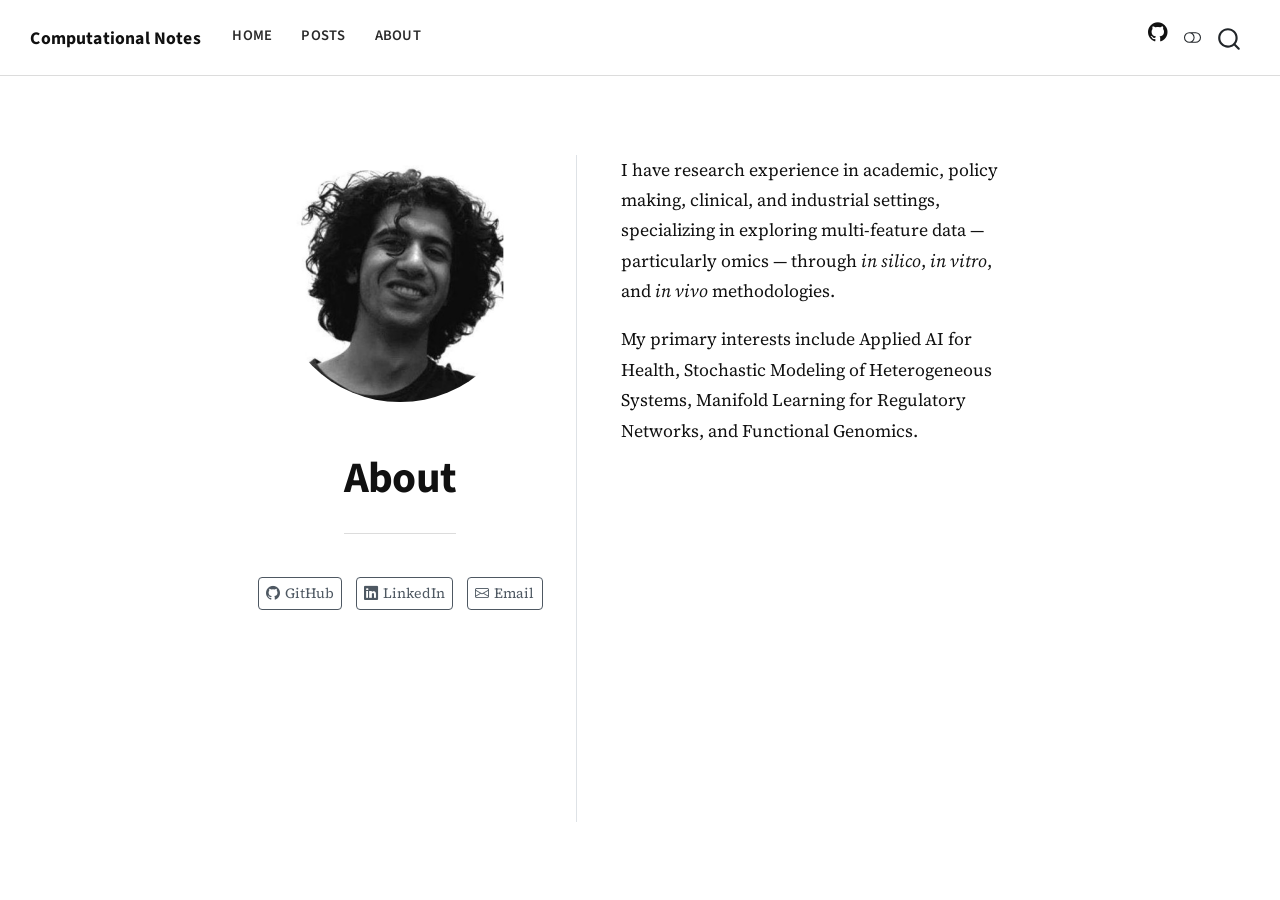
<file: docs/about.html>
<!DOCTYPE html>
<html xmlns="http://www.w3.org/1999/xhtml" lang="en" xml:lang="en"><head>

<meta charset="utf-8">
<meta name="generator" content="quarto-1.9.37">

<meta name="viewport" content="width=device-width, initial-scale=1.0, user-scalable=yes">


<title>About – Computational Notes</title>
<style>
/* Default styles provided by pandoc.
** See https://pandoc.org/MANUAL.html#variables-for-html for config info.
*/
code{white-space: pre-wrap;}
span.smallcaps{font-variant: small-caps;}
div.columns{display: flex; gap: min(4vw, 1.5em);}
div.column{flex: auto; overflow-x: auto;}
div.hanging-indent{margin-left: 1.5em; text-indent: -1.5em;}
ul.task-list{list-style: none;}
ul.task-list li input[type="checkbox"] {
  width: 0.8em;
  margin: 0 0.8em 0.2em -1em; /* quarto-specific, see https://github.com/quarto-dev/quarto-cli/issues/4556 */ 
  vertical-align: middle;
}
</style>


<script src="site_libs/quarto-nav/quarto-nav.js"></script>
<script src="site_libs/quarto-nav/headroom.min.js"></script>
<script src="site_libs/clipboard/clipboard.min.js"></script>
<script src="site_libs/quarto-search/autocomplete.umd.js"></script>
<script src="site_libs/quarto-search/fuse.min.js"></script>
<script src="site_libs/quarto-search/quarto-search.js"></script>
<meta name="quarto:offset" content="./">
<script src="site_libs/quarto-html/quarto.js" type="module"></script>
<script src="site_libs/quarto-html/tabsets/tabsets.js" type="module"></script>
<script src="site_libs/quarto-html/popper.min.js"></script>
<script src="site_libs/quarto-html/tippy.umd.min.js"></script>
<link href="site_libs/quarto-html/tippy.css" rel="stylesheet">
<link href="site_libs/quarto-html/quarto-syntax-highlighting-7f8f88aac4f3542376d5c11b86a4c14d.css" rel="stylesheet" class="quarto-color-scheme" id="quarto-text-highlighting-styles">
<link href="site_libs/quarto-html/quarto-syntax-highlighting-dark-d0ae9245876894da5ac7e18953ecc5cc.css" rel="stylesheet" class="quarto-color-scheme quarto-color-alternate" id="quarto-text-highlighting-styles">
<link href="site_libs/quarto-html/quarto-syntax-highlighting-7f8f88aac4f3542376d5c11b86a4c14d.css" rel="stylesheet" class="quarto-color-scheme-extra" id="quarto-text-highlighting-styles">
<script src="site_libs/bootstrap/bootstrap.min.js"></script>
<link href="site_libs/bootstrap/bootstrap-icons.css" rel="stylesheet">
<link href="site_libs/bootstrap/bootstrap-2ea02dab4c0b80d2d61b18f4a0100e81.min.css" rel="stylesheet" append-hash="true" class="quarto-color-scheme" id="quarto-bootstrap" data-mode="light">
<link href="site_libs/bootstrap/bootstrap-dark-91c4e3a32ec884958f97f042e1ee464c.min.css" rel="stylesheet" append-hash="true" class="quarto-color-scheme quarto-color-alternate" id="quarto-bootstrap" data-mode="dark">
<link href="site_libs/bootstrap/bootstrap-2ea02dab4c0b80d2d61b18f4a0100e81.min.css" rel="stylesheet" append-hash="true" class="quarto-color-scheme-extra" id="quarto-bootstrap" data-mode="light">
<script id="quarto-search-options" type="application/json">{
  "location": "navbar",
  "copy-button": true,
  "collapse-after": 3,
  "panel-placement": "end",
  "type": "overlay",
  "limit": 50,
  "keyboard-shortcut": [
    "f",
    "/",
    "s"
  ],
  "language": {
    "search-no-results-text": "No results",
    "search-matching-documents-text": "matching documents",
    "search-copy-link-title": "Copy link to search",
    "search-hide-matches-text": "Hide additional matches",
    "search-more-match-text": "more match in this document",
    "search-more-matches-text": "more matches in this document",
    "search-clear-button-title": "Clear",
    "search-text-placeholder": "",
    "search-detached-cancel-button-title": "Cancel",
    "search-submit-button-title": "Submit",
    "search-label": "Search"
  }
}</script>
<style>html{ scroll-behavior: smooth; }</style>


<link rel="stylesheet" href="styles.css">
<meta property="og:title" content="About – Computational Notes">
<meta property="og:description" content="Computational biology notes by Eli Niktab — graph neural networks, genome assembly, deep learning on long-read data.">
<meta property="og:site_name" content="Computational Notes">
<meta name="twitter:title" content="About – Computational Notes">
<meta name="twitter:description" content="Computational biology notes by Eli Niktab — graph neural networks, genome assembly, deep learning on long-read data.">
<meta name="twitter:creator" content="@eliniktab">
<meta name="twitter:site" content="@eliniktab">
<meta name="twitter:card" content="summary_large_image">
</head>

<body class="nav-fixed fullcontent quarto-light"><script id="quarto-html-before-body" type="application/javascript">
    const toggleBodyColorMode = (bsSheetEl) => {
      const mode = bsSheetEl.getAttribute("data-mode");
      const bodyEl = window.document.querySelector("body");
      if (mode === "dark") {
        bodyEl.classList.add("quarto-dark");
        bodyEl.classList.remove("quarto-light");
      } else {
        bodyEl.classList.add("quarto-light");
        bodyEl.classList.remove("quarto-dark");
      }
    }
    const toggleBodyColorPrimary = () => {
      const bsSheetEl = window.document.querySelector("link#quarto-bootstrap:not([rel=disabled-stylesheet])");
      if (bsSheetEl) {
        toggleBodyColorMode(bsSheetEl);
      }
    }
    const setColorSchemeToggle = (alternate) => {
      const toggles = window.document.querySelectorAll('.quarto-color-scheme-toggle');
      for (let i=0; i < toggles.length; i++) {
        const toggle = toggles[i];
        if (toggle) {
          if (alternate) {
            toggle.classList.add("alternate");
          } else {
            toggle.classList.remove("alternate");
          }
        }
      }
    };
    const toggleColorMode = (alternate) => {
      // Switch the stylesheets
      const primaryStylesheets = window.document.querySelectorAll('link.quarto-color-scheme:not(.quarto-color-alternate)');
      const alternateStylesheets = window.document.querySelectorAll('link.quarto-color-scheme.quarto-color-alternate');
      manageTransitions('#quarto-margin-sidebar .nav-link', false);
      if (alternate) {
        // note: dark is layered on light, we don't disable primary!
        enableStylesheet(alternateStylesheets);
        for (const sheetNode of alternateStylesheets) {
          if (sheetNode.id === "quarto-bootstrap") {
            toggleBodyColorMode(sheetNode);
          }
        }
      } else {
        disableStylesheet(alternateStylesheets);
        enableStylesheet(primaryStylesheets)
        toggleBodyColorPrimary();
      }
      manageTransitions('#quarto-margin-sidebar .nav-link', true);
      // Switch the toggles
      setColorSchemeToggle(alternate)
      // Hack to workaround the fact that safari doesn't
      // properly recolor the scrollbar when toggling (#1455)
      if (navigator.userAgent.indexOf('Safari') > 0 && navigator.userAgent.indexOf('Chrome') == -1) {
        manageTransitions("body", false);
        window.scrollTo(0, 1);
        setTimeout(() => {
          window.scrollTo(0, 0);
          manageTransitions("body", true);
        }, 40);
      }
    }
    const disableStylesheet = (stylesheets) => {
      for (let i=0; i < stylesheets.length; i++) {
        const stylesheet = stylesheets[i];
        stylesheet.rel = 'disabled-stylesheet';
      }
    }
    const enableStylesheet = (stylesheets) => {
      for (let i=0; i < stylesheets.length; i++) {
        const stylesheet = stylesheets[i];
        if(stylesheet.rel !== 'stylesheet') { // for Chrome, which will still FOUC without this check
          stylesheet.rel = 'stylesheet';
        }
      }
    }
    const manageTransitions = (selector, allowTransitions) => {
      const els = window.document.querySelectorAll(selector);
      for (let i=0; i < els.length; i++) {
        const el = els[i];
        if (allowTransitions) {
          el.classList.remove('notransition');
        } else {
          el.classList.add('notransition');
        }
      }
    }
    const isFileUrl = () => {
      return window.location.protocol === 'file:';
    }
    const hasAlternateSentinel = () => {
      let styleSentinel = getColorSchemeSentinel();
      if (styleSentinel !== null) {
        return styleSentinel === "alternate";
      } else {
        return false;
      }
    }
    const setStyleSentinel = (alternate) => {
      const value = alternate ? "alternate" : "default";
      if (!isFileUrl()) {
        window.localStorage.setItem("quarto-color-scheme", value);
      } else {
        localAlternateSentinel = value;
      }
    }
    const getColorSchemeSentinel = () => {
      if (!isFileUrl()) {
        const storageValue = window.localStorage.getItem("quarto-color-scheme");
        return storageValue != null ? storageValue : localAlternateSentinel;
      } else {
        return localAlternateSentinel;
      }
    }
    const toggleGiscusIfUsed = (isAlternate, darkModeDefault) => {
      const baseTheme = document.querySelector('#giscus-base-theme')?.value ?? 'light';
      const alternateTheme = document.querySelector('#giscus-alt-theme')?.value ?? 'dark';
      let newTheme = '';
      if(authorPrefersDark) {
        newTheme = isAlternate ? baseTheme : alternateTheme;
      } else {
        newTheme = isAlternate ? alternateTheme : baseTheme;
      }
      const changeGiscusTheme = () => {
        // From: https://github.com/giscus/giscus/issues/336
        const sendMessage = (message) => {
          const iframe = document.querySelector('iframe.giscus-frame');
          if (!iframe) return;
          iframe.contentWindow.postMessage({ giscus: message }, 'https://giscus.app');
        }
        sendMessage({
          setConfig: {
            theme: newTheme
          }
        });
      }
      const isGiscussLoaded = window.document.querySelector('iframe.giscus-frame') !== null;
      if (isGiscussLoaded) {
        changeGiscusTheme();
      }
    };
    const authorPrefersDark = false;
    const darkModeDefault = authorPrefersDark;
      document.querySelector('link#quarto-text-highlighting-styles.quarto-color-scheme-extra').rel = 'disabled-stylesheet';
      document.querySelector('link#quarto-bootstrap.quarto-color-scheme-extra').rel = 'disabled-stylesheet';
    let localAlternateSentinel = darkModeDefault ? 'alternate' : 'default';
    // Dark / light mode switch
    window.quartoToggleColorScheme = () => {
      // Read the current dark / light value
      let toAlternate = !hasAlternateSentinel();
      toggleColorMode(toAlternate);
      setStyleSentinel(toAlternate);
      toggleGiscusIfUsed(toAlternate, darkModeDefault);
      window.dispatchEvent(new Event('resize'));
    };
    // Switch to dark mode if need be
    if (hasAlternateSentinel()) {
      toggleColorMode(true);
    } else {
      toggleColorMode(false);
    }
  </script>

<div id="quarto-search-results"></div>
  <header id="quarto-header" class="headroom fixed-top">
    <nav class="navbar navbar-expand-lg " data-bs-theme="dark">
      <div class="navbar-container container-fluid">
      <div class="navbar-brand-container mx-auto">
    <a class="navbar-brand" href="./index.html">
    <span class="navbar-title">Computational Notes</span>
    </a>
  </div>
            <div id="quarto-search" class="" title="Search"></div>
          <button class="navbar-toggler" type="button" data-bs-toggle="collapse" data-bs-target="#navbarCollapse" aria-controls="navbarCollapse" role="menu" aria-expanded="false" aria-label="Toggle navigation" onclick="if (window.quartoToggleHeadroom) { window.quartoToggleHeadroom(); }">
  <span class="navbar-toggler-icon"></span>
</button>
          <div class="collapse navbar-collapse" id="navbarCollapse">
            <ul class="navbar-nav navbar-nav-scroll me-auto">
  <li class="nav-item">
    <a class="nav-link" href="./index.html"> 
<span class="menu-text">Home</span></a>
  </li>  
  <li class="nav-item">
    <a class="nav-link" href="./blog.html"> 
<span class="menu-text">Posts</span></a>
  </li>  
  <li class="nav-item">
    <a class="nav-link active" href="./about.html" aria-current="page"> 
<span class="menu-text">About</span></a>
  </li>  
</ul>
            <ul class="navbar-nav navbar-nav-scroll ms-auto">
  <li class="nav-item compact">
    <a class="nav-link" href="https://github.com/eniktab/computational-notes"> <i class="bi bi-github" role="img" aria-label="Star on GitHub">
</i> 
<span class="menu-text"></span></a>
  </li>  
</ul>
          </div> <!-- /navcollapse -->
            <div class="quarto-navbar-tools">
  <a href="" class="quarto-color-scheme-toggle quarto-navigation-tool  px-1" onclick="window.quartoToggleColorScheme(); return false;" title="Toggle dark mode"><i class="bi"></i></a>
</div>
      </div> <!-- /container-fluid -->
    </nav>
</header>
<!-- content -->
<div id="quarto-content" class="quarto-container page-columns page-rows-contents page-layout-article page-navbar">
<!-- sidebar -->
<!-- margin-sidebar -->
    
<!-- main -->
<div class="quarto-about-trestles">
  <div class="about-entity">
    <img src="assets/images/eli-niktab.jpg" class="about-image
  round " style="height: 14em; width: 14em;">
<header id="title-block-header" class="quarto-title-block default">
<div class="quarto-title">
<h1 class="title">About</h1>
</div>
<div class="quarto-title-meta">
  </div>
</header>
    <div class="about-links">
  <a href="https://github.com/eniktab" class="about-link" rel="" target="">
    <i class="bi bi-github"></i>
     <span class="about-link-text">GitHub</span>
  </a>
  <a href="https://www.linkedin.com/in/eliniktab/" class="about-link" rel="" target="">
    <i class="bi bi-linkedin"></i>
     <span class="about-link-text">LinkedIn</span>
  </a>
  <a href="mailto:maniktab@gmail.com" class="about-link" rel="" target="">
    <i class="bi bi-envelope"></i>
     <span class="about-link-text">Email</span>
  </a>
</div>
  </div>
  <div class="about-contents"><main class="content" id="quarto-document-content">

<p>I have research experience in academic, policy making, clinical, and industrial settings, specializing in exploring multi-feature data — particularly omics — through <em>in silico</em>, <em>in vitro</em>, and <em>in vivo</em> methodologies.</p>
<p>My primary interests include Applied AI for Health, Stochastic Modeling of Heterogeneous Systems, Manifold Learning for Regulatory Networks, and Functional Genomics.</p>


</main></div>
</div>
 <!-- /main -->
<script>
(function () {
  const path = window.location.pathname.replace(/\/index\.html$/, "/");
  if (!path.includes("/posts/")) {
    return;
  }

  const article =
    document.querySelector("main.content#quarto-document-content") ||
    document.querySelector("main.content") ||
    document.querySelector("#quarto-document-content");
  if (!article) {
    return;
  }

  // Move category chips from the title block to the bottom of the post.
  // Quarto renders categories inside #title-block-header.quarto-categories;
  // CSS hides that copy, and we clone the chips here into a .post-tags-bottom
  // block appended just before the Save & Discuss feedback section.
  const titleCats = document.querySelector(
    "#title-block-header .quarto-categories"
  );
  if (titleCats && titleCats.children.length > 0) {
    const bottom = document.createElement("div");
    bottom.className = "post-tags-bottom";
    Array.from(titleCats.children).forEach(function (chip) {
      bottom.appendChild(chip.cloneNode(true));
    });
    article.appendChild(bottom);
  }

  // ---- Cite button: appended at the end of the "Published · date" row,
  // styled to match the date's font/colour exactly (sans-serif, regular
  // weight, muted, dashed underline). Click opens a centred modal with a
  // BibTeX entry built from page metadata.
  var publishedRow = document.querySelector(
    ".quarto-title-meta > div:not(:first-child)"
  );
  if (publishedRow) {
    var citeBtn = document.createElement("button");
    citeBtn.className = "post-cite-button";
    citeBtn.type = "button";
    citeBtn.textContent = "Cite";
    citeBtn.setAttribute("aria-label", "Open citation popup");
    publishedRow.appendChild(citeBtn);
    citeBtn.addEventListener("click", function (e) {
      e.preventDefault();
      e.stopPropagation();
      openCiteModalNow();
    });
  }

  function openCiteModalNow() {
    // 1) Build citation data from page metadata
    var titleEl = document.querySelector("h1.title");
    var title = (titleEl ? titleEl.textContent : "Untitled").trim();
    var url = window.location.href.replace(/\/index\.html$/, "/");
    var dateMeta = document.querySelector('meta[name="dcterms.date"]');
    var dateStr = dateMeta ? dateMeta.getAttribute("content") : "";
    var year = dateStr.slice(0, 4) || String(new Date().getFullYear());
    var monthNum = parseInt(dateStr.slice(5, 7), 10);
    var months = ["jan","feb","mar","apr","may","jun","jul","aug","sep","oct","nov","dec"];
    var monthName = months[monthNum - 1] || "jan";
    var dayNum = parseInt(dateStr.slice(8, 10), 10);
    var today = new Date().toISOString().slice(0, 10);

    var slugMatch = window.location.pathname.match(/posts\/[^/]+\/([^/]+)/);
    var slug = slugMatch ? slugMatch[1] : "post";
    var stop = ["the","of","and","to","for","with","a","an","in","on","from","by","via","is","or","at","vs","be","but","into","over","under","how","what","why","that","this","than","then","both","them","behind"];
    var slugWords = slug.split(/[-_]/).filter(function (w) {
      return w && stop.indexOf(w) === -1;
    });
    var keyWord = (slugWords[0] || slug.split(/[-_]/)[0] || "post").toLowerCase().replace(/[^a-z0-9]/g, "");
    var citeKey = "niktab" + year + keyWord;

    var bibtex = "@misc{" + citeKey + ",\n" +
      "  author       = {Niktab, Eli},\n" +
      "  title        = {{" + title + "}},\n" +
      "  year         = {" + year + "},\n" +
      "  month        = {" + monthName + "},\n" +
      "  howpublished = {Computational Notes, \\url{https://eniktab.github.io/computational-notes/}},\n" +
      "  url          = {" + url + "},\n" +
      "  urldate      = {" + today + "}\n" +
      "}";

    var apa = "Niktab, E. (" + year + ", " +
      monthName.charAt(0).toUpperCase() + monthName.slice(1) +
      (dayNum ? " " + dayNum : "") + "). " +
      title + ". Computational Notes. " + url;

    // 2) Build modal DOM (inline so no function-hoisting dependency)
    var modal = document.createElement("div");
    modal.className = "post-cite-modal";
    modal.innerHTML = [
      '<div class="post-cite-modal__overlay" aria-hidden="true"></div>',
      '<div class="post-cite-modal__dialog" role="dialog" aria-labelledby="cite-modal-title" aria-modal="true">',
      '  <button class="post-cite-modal__x" type="button" aria-label="Close">×</button>',
      '  <p class="post-cite-modal__eyebrow">Cite this post</p>',
      '  <h2 class="post-cite-modal__title" id="cite-modal-title">BibTeX</h2>',
      '  <pre class="post-cite-modal__bib"><code></code></pre>',
      '  <div class="post-cite-modal__actions">',
      '    <button class="post-cite-modal__copy" type="button" data-target="bib">Copy BibTeX</button>',
      '    <p class="post-cite-modal__status" aria-live="polite"></p>',
      '  </div>',
      '  <details class="post-cite-modal__apa">',
      '    <summary>Plain-text (APA-ish)</summary>',
      '    <p class="post-cite-modal__apa-text"></p>',
      '    <button class="post-cite-modal__copy post-cite-modal__copy--ghost" type="button" data-target="apa">Copy plain text</button>',
      '  </details>',
      '</div>'
    ].join("");
    modal.querySelector(".post-cite-modal__bib code").textContent = bibtex;
    modal.querySelector(".post-cite-modal__apa-text").textContent = apa;
    document.body.appendChild(modal);
    document.body.style.overflow = "hidden";

    function closeModal() {
      modal.remove();
      document.body.style.overflow = "";
      document.removeEventListener("keydown", onKeyDown);
    }
    function onKeyDown(ev) {
      if (ev.key === "Escape") closeModal();
    }
    document.addEventListener("keydown", onKeyDown);
    modal.querySelector(".post-cite-modal__overlay").addEventListener("click", closeModal);
    modal.querySelector(".post-cite-modal__x").addEventListener("click", closeModal);

    var statusEl = modal.querySelector(".post-cite-modal__status");
    var copyButtons = modal.querySelectorAll(".post-cite-modal__copy");
    Array.prototype.forEach.call(copyButtons, function (btn) {
      btn.addEventListener("click", function () {
        var payload = btn.getAttribute("data-target") === "apa" ? apa : bibtex;
        var done = function () {
          statusEl.textContent = "Copied.";
          setTimeout(function () { statusEl.textContent = ""; }, 2500);
        };
        var fallback = function () {
          // fallback: select the <pre> contents
          var pre = modal.querySelector(".post-cite-modal__bib");
          var range = document.createRange();
          range.selectNodeContents(pre);
          var sel = window.getSelection();
          sel.removeAllRanges();
          sel.addRange(range);
          statusEl.textContent = "Select copied — press " + (navigator.platform.indexOf("Mac") !== -1 ? "⌘+C" : "Ctrl+C") + ".";
        };
        if (navigator.clipboard && navigator.clipboard.writeText) {
          navigator.clipboard.writeText(payload).then(done, fallback);
        } else {
          fallback();
        }
      });
    });
  }

  const isMac = /Mac|iPhone|iPad/.test(navigator.platform);
  const bookmarkHint = isMac ? "⌘+D" : "Ctrl+D";

  const feedback = document.createElement("section");
  feedback.className = "post-feedback";
  feedback.innerHTML = [
    '<div class="post-feedback__intro">',
    '  <p class="post-feedback__eyebrow">Save &amp; discuss</p>',
    '  <h2 class="post-feedback__title">Star, bookmark, or leave a comment</h2>',
    '  <p class="post-feedback__copy">Star the blog on GitHub to support it, copy the link to bookmark this post, or react and comment below via GitHub Discussions.</p>',
    "</div>",
    '<div class="post-feedback__actions">',
    '  <iframe class="post-feedback__github-star" src="https://ghbtns.com/github-btn.html?user=eniktab&amp;repo=computational-notes&amp;type=star&amp;count=true&amp;size=large" frameborder="0" scrolling="0" width="170" height="30" title="Star eniktab/computational-notes on GitHub" loading="lazy"></iframe>',
    '  <button class="post-feedback__bookmark" type="button">',
    '    <span class="post-feedback__bookmark-icon" aria-hidden="true">\u{1F516}</span>',
    '    <span class="post-feedback__bookmark-label">Copy link</span>',
    "  </button>",
    '  <p class="post-feedback__status" aria-live="polite">Tip: press <kbd>' + bookmarkHint + "</kbd> to add this page to your browser bookmarks.</p>",
    "</div>",
    '<div class="post-feedback__comments">',
    '  <div id="giscus_thread"></div>',
    "  <noscript>Enable JavaScript to load comments and reactions.</noscript>",
    '  <p class="post-feedback__fallback"><a href="https://github.com/eniktab/computational-notes/discussions" target="_blank" rel="noreferrer">Open the discussions board directly</a> if the thread does not load.</p>',
    "</div>",
  ].join("");

  article.appendChild(feedback);

  const bookmarkButton = feedback.querySelector(".post-feedback__bookmark");
  const bookmarkLabel = feedback.querySelector(".post-feedback__bookmark-label");
  const status = feedback.querySelector(".post-feedback__status");
  const defaultStatusHTML = status.innerHTML;

  bookmarkButton.addEventListener("click", async function () {
    const url = window.location.href;
    try {
      if (!navigator.clipboard || !navigator.clipboard.writeText) {
        throw new Error("clipboard API unavailable");
      }
      await navigator.clipboard.writeText(url);
      bookmarkLabel.textContent = "Copied";
      status.textContent = "Link copied — press " + bookmarkHint + " to add it to your browser bookmarks.";
      setTimeout(function () {
        bookmarkLabel.textContent = "Copy link";
        status.innerHTML = defaultStatusHTML;
      }, 4000);
    } catch (error) {
      status.textContent = "Copy failed — press " + bookmarkHint + " to bookmark this page directly.";
    }
  });

  const giscusScript = document.createElement("script");
  giscusScript.src = "https://giscus.app/client.js";
  giscusScript.async = true;
  giscusScript.crossOrigin = "anonymous";
  giscusScript.setAttribute("data-repo", "eniktab/computational-notes");
  giscusScript.setAttribute("data-repo-id", "R_kgDOSnFh9g");
  giscusScript.setAttribute("data-category", "General");
  giscusScript.setAttribute("data-category-id", "DIC_kwDOSnFh9s4C9zQn");
  giscusScript.setAttribute("data-mapping", "pathname");
  giscusScript.setAttribute("data-strict", "0");
  giscusScript.setAttribute("data-reactions-enabled", "1");
  giscusScript.setAttribute("data-emit-metadata", "0");
  giscusScript.setAttribute("data-input-position", "top");
  giscusScript.setAttribute("data-theme", "light");
  giscusScript.setAttribute("data-lang", "en");
  giscusScript.setAttribute("data-loading", "lazy");

  feedback.querySelector("#giscus_thread").appendChild(giscusScript);
})();
</script>
<script id="quarto-html-after-body" type="application/javascript">
  window.document.addEventListener("DOMContentLoaded", function (event) {
    // Ensure there is a toggle, if there isn't float one in the top right
    if (window.document.querySelector('.quarto-color-scheme-toggle') === null) {
      const a = window.document.createElement('a');
      a.classList.add('top-right');
      a.classList.add('quarto-color-scheme-toggle');
      a.href = "";
      a.onclick = function() { try { window.quartoToggleColorScheme(); } catch {} return false; };
      const i = window.document.createElement("i");
      i.classList.add('bi');
      a.appendChild(i);
      window.document.body.appendChild(a);
    }
    setColorSchemeToggle(hasAlternateSentinel())
    const isCodeAnnotation = (el) => {
      for (const clz of el.classList) {
        if (clz.startsWith('code-annotation-')) {                     
          return true;
        }
      }
      return false;
    }
    const onCopySuccess = function(e) {
      // button target
      const button = e.trigger;
      // don't keep focus
      button.blur();
      // flash "checked"
      button.classList.add('code-copy-button-checked');
      var currentTitle = button.getAttribute("title");
      button.setAttribute("title", "Copied!");
      let tooltip;
      if (window.bootstrap) {
        button.setAttribute("data-bs-toggle", "tooltip");
        button.setAttribute("data-bs-placement", "left");
        button.setAttribute("data-bs-title", "Copied!");
        tooltip = new bootstrap.Tooltip(button, 
          { trigger: "manual", 
            customClass: "code-copy-button-tooltip",
            offset: [0, -8]});
        tooltip.show();    
      }
      setTimeout(function() {
        if (tooltip) {
          tooltip.hide();
          button.removeAttribute("data-bs-title");
          button.removeAttribute("data-bs-toggle");
          button.removeAttribute("data-bs-placement");
        }
        button.setAttribute("title", currentTitle);
        button.classList.remove('code-copy-button-checked');
      }, 1000);
      // clear code selection
      e.clearSelection();
    }
    const getTextToCopy = function(trigger) {
      const outerScaffold = trigger.parentElement.cloneNode(true);
      const codeEl = outerScaffold.querySelector('code');
      for (const childEl of codeEl.children) {
        if (isCodeAnnotation(childEl)) {
          childEl.remove();
        }
      }
      return codeEl.innerText;
    }
    const clipboard = new window.ClipboardJS('.code-copy-button:not([data-in-quarto-modal])', {
      text: getTextToCopy
    });
    clipboard.on('success', onCopySuccess);
    if (window.document.getElementById('quarto-embedded-source-code-modal')) {
      const clipboardModal = new window.ClipboardJS('.code-copy-button[data-in-quarto-modal]', {
        text: getTextToCopy,
        container: window.document.getElementById('quarto-embedded-source-code-modal')
      });
      clipboardModal.on('success', onCopySuccess);
    }
      var localhostRegex = new RegExp(/^(?:http|https):\/\/localhost\:?[0-9]*\//);
      var mailtoRegex = new RegExp(/^mailto:/);
        var filterRegex = new RegExp("https:\/\/eniktab\.github\.io\/computational-notes\/");
      var isInternal = (href) => {
          return filterRegex.test(href) || localhostRegex.test(href) || mailtoRegex.test(href);
      }
      // Inspect non-navigation links and adorn them if external
     var links = window.document.querySelectorAll('a[href]:not(.nav-link):not(.navbar-brand):not(.toc-action):not(.sidebar-link):not(.sidebar-item-toggle):not(.pagination-link):not(.no-external):not([aria-hidden]):not(.dropdown-item):not(.quarto-navigation-tool):not(.about-link)');
      for (var i=0; i<links.length; i++) {
        const link = links[i];
        if (!isInternal(link.href)) {
          // undo the damage that might have been done by quarto-nav.js in the case of
          // links that we want to consider external
          if (link.dataset.originalHref !== undefined) {
            link.href = link.dataset.originalHref;
          }
            // target, if specified
            link.setAttribute("target", "_blank");
            if (link.getAttribute("rel") === null) {
              link.setAttribute("rel", "noopener");
            }
        }
      }
    function tippyHover(el, contentFn, onTriggerFn, onUntriggerFn) {
      const config = {
        allowHTML: true,
        maxWidth: 500,
        delay: 100,
        arrow: false,
        appendTo: function(el) {
            return el.parentElement;
        },
        interactive: true,
        interactiveBorder: 10,
        theme: 'quarto',
        placement: 'bottom-start',
      };
      if (contentFn) {
        config.content = contentFn;
      }
      if (onTriggerFn) {
        config.onTrigger = onTriggerFn;
      }
      if (onUntriggerFn) {
        config.onUntrigger = onUntriggerFn;
      }
      window.tippy(el, config); 
    }
    const noterefs = window.document.querySelectorAll('a[role="doc-noteref"]');
    for (var i=0; i<noterefs.length; i++) {
      const ref = noterefs[i];
      tippyHover(ref, function() {
        // use id or data attribute instead here
        let href = ref.getAttribute('data-footnote-href') || ref.getAttribute('href');
        try { href = new URL(href).hash; } catch {}
        const id = href.replace(/^#\/?/, "");
        const note = window.document.getElementById(id);
        if (note) {
          return note.innerHTML;
        } else {
          return "";
        }
      });
    }
    const xrefs = window.document.querySelectorAll('a.quarto-xref');
    const processXRef = (id, note) => {
      // Strip column container classes
      const stripColumnClz = (el) => {
        el.classList.remove("page-full", "page-columns");
        if (el.children) {
          for (const child of el.children) {
            stripColumnClz(child);
          }
        }
      }
      stripColumnClz(note)
      if (id === null || id.startsWith('sec-')) {
        // Special case sections, only their first couple elements
        const container = document.createElement("div");
        if (note.children && note.children.length > 2) {
          container.appendChild(note.children[0].cloneNode(true));
          for (let i = 1; i < note.children.length; i++) {
            const child = note.children[i];
            if (child.tagName === "P" && child.innerText === "") {
              continue;
            } else {
              container.appendChild(child.cloneNode(true));
              break;
            }
          }
          if (window.Quarto?.typesetMath) {
            window.Quarto.typesetMath(container);
          }
          return container.innerHTML
        } else {
          if (window.Quarto?.typesetMath) {
            window.Quarto.typesetMath(note);
          }
          return note.innerHTML;
        }
      } else {
        // Remove any anchor links if they are present
        const anchorLink = note.querySelector('a.anchorjs-link');
        if (anchorLink) {
          anchorLink.remove();
        }
        if (window.Quarto?.typesetMath) {
          window.Quarto.typesetMath(note);
        }
        if (note.classList.contains("callout")) {
          return note.outerHTML;
        } else {
          return note.innerHTML;
        }
      }
    }
    for (var i=0; i<xrefs.length; i++) {
      const xref = xrefs[i];
      tippyHover(xref, undefined, function(instance) {
        instance.disable();
        let url = xref.getAttribute('href');
        let hash = undefined; 
        if (url.startsWith('#')) {
          hash = url;
        } else {
          try { hash = new URL(url).hash; } catch {}
        }
        if (hash) {
          const id = hash.replace(/^#\/?/, "");
          const note = window.document.getElementById(id);
          if (note !== null) {
            try {
              const html = processXRef(id, note.cloneNode(true));
              instance.setContent(html);
            } finally {
              instance.enable();
              instance.show();
            }
          } else {
            // See if we can fetch this
            fetch(url.split('#')[0])
            .then(res => res.text())
            .then(html => {
              const parser = new DOMParser();
              const htmlDoc = parser.parseFromString(html, "text/html");
              const note = htmlDoc.getElementById(id);
              if (note !== null) {
                const html = processXRef(id, note);
                instance.setContent(html);
              } 
            }).finally(() => {
              instance.enable();
              instance.show();
            });
          }
        } else {
          // See if we can fetch a full url (with no hash to target)
          // This is a special case and we should probably do some content thinning / targeting
          fetch(url)
          .then(res => res.text())
          .then(html => {
            const parser = new DOMParser();
            const htmlDoc = parser.parseFromString(html, "text/html");
            const note = htmlDoc.querySelector('main.content');
            if (note !== null) {
              // This should only happen for chapter cross references
              // (since there is no id in the URL)
              // remove the first header
              if (note.children.length > 0 && note.children[0].tagName === "HEADER") {
                note.children[0].remove();
              }
              const html = processXRef(null, note);
              instance.setContent(html);
            } 
          }).finally(() => {
            instance.enable();
            instance.show();
          });
        }
      }, function(instance) {
      });
    }
        let selectedAnnoteEl;
        const selectorForAnnotation = ( cell, annotation) => {
          let cellAttr = 'data-code-cell="' + cell + '"';
          let lineAttr = 'data-code-annotation="' +  annotation + '"';
          const selector = 'span[' + cellAttr + '][' + lineAttr + ']';
          return selector;
        }
        const selectCodeLines = (annoteEl) => {
          const doc = window.document;
          const targetCell = annoteEl.getAttribute("data-target-cell");
          const targetAnnotation = annoteEl.getAttribute("data-target-annotation");
          const annoteSpan = window.document.querySelector(selectorForAnnotation(targetCell, targetAnnotation));
          const lines = annoteSpan.getAttribute("data-code-lines").split(",");
          const lineIds = lines.map((line) => {
            return targetCell + "-" + line;
          })
          let top = null;
          let height = null;
          let parent = null;
          if (lineIds.length > 0) {
              //compute the position of the single el (top and bottom and make a div)
              const el = window.document.getElementById(lineIds[0]);
              top = el.offsetTop;
              height = el.offsetHeight;
              parent = el.parentElement.parentElement;
            if (lineIds.length > 1) {
              const lastEl = window.document.getElementById(lineIds[lineIds.length - 1]);
              const bottom = lastEl.offsetTop + lastEl.offsetHeight;
              height = bottom - top;
            }
            if (top !== null && height !== null && parent !== null) {
              // cook up a div (if necessary) and position it 
              let div = window.document.getElementById("code-annotation-line-highlight");
              if (div === null) {
                div = window.document.createElement("div");
                div.setAttribute("id", "code-annotation-line-highlight");
                div.style.position = 'absolute';
                parent.appendChild(div);
              }
              div.style.top = top - 2 + "px";
              div.style.height = height + 4 + "px";
              div.style.left = 0;
              let gutterDiv = window.document.getElementById("code-annotation-line-highlight-gutter");
              if (gutterDiv === null) {
                gutterDiv = window.document.createElement("div");
                gutterDiv.setAttribute("id", "code-annotation-line-highlight-gutter");
                gutterDiv.style.position = 'absolute';
                const codeCell = window.document.getElementById(targetCell);
                const gutter = codeCell.querySelector('.code-annotation-gutter');
                gutter.appendChild(gutterDiv);
              }
              gutterDiv.style.top = top - 2 + "px";
              gutterDiv.style.height = height + 4 + "px";
            }
            selectedAnnoteEl = annoteEl;
          }
        };
        const unselectCodeLines = () => {
          const elementsIds = ["code-annotation-line-highlight", "code-annotation-line-highlight-gutter"];
          elementsIds.forEach((elId) => {
            const div = window.document.getElementById(elId);
            if (div) {
              div.remove();
            }
          });
          selectedAnnoteEl = undefined;
        };
          // Handle positioning of the toggle
      window.addEventListener(
        "resize",
        throttle(() => {
          elRect = undefined;
          if (selectedAnnoteEl) {
            selectCodeLines(selectedAnnoteEl);
          }
        }, 10)
      );
      function throttle(fn, ms) {
      let throttle = false;
      let timer;
        return (...args) => {
          if(!throttle) { // first call gets through
              fn.apply(this, args);
              throttle = true;
          } else { // all the others get throttled
              if(timer) clearTimeout(timer); // cancel #2
              timer = setTimeout(() => {
                fn.apply(this, args);
                timer = throttle = false;
              }, ms);
          }
        };
      }
        // Attach click handler to the DT
        const annoteDls = window.document.querySelectorAll('dt[data-target-cell]');
        for (const annoteDlNode of annoteDls) {
          annoteDlNode.addEventListener('click', (event) => {
            const clickedEl = event.target;
            if (clickedEl !== selectedAnnoteEl) {
              unselectCodeLines();
              const activeEl = window.document.querySelector('dt[data-target-cell].code-annotation-active');
              if (activeEl) {
                activeEl.classList.remove('code-annotation-active');
              }
              selectCodeLines(clickedEl);
              clickedEl.classList.add('code-annotation-active');
            } else {
              // Unselect the line
              unselectCodeLines();
              clickedEl.classList.remove('code-annotation-active');
            }
          });
        }
    const findCites = (el) => {
      const parentEl = el.parentElement;
      if (parentEl) {
        const cites = parentEl.dataset.cites;
        if (cites) {
          return {
            el,
            cites: cites.split(' ')
          };
        } else {
          return findCites(el.parentElement)
        }
      } else {
        return undefined;
      }
    };
    var bibliorefs = window.document.querySelectorAll('a[role="doc-biblioref"]');
    for (var i=0; i<bibliorefs.length; i++) {
      const ref = bibliorefs[i];
      const citeInfo = findCites(ref);
      if (citeInfo) {
        tippyHover(citeInfo.el, function() {
          var popup = window.document.createElement('div');
          citeInfo.cites.forEach(function(cite) {
            var citeDiv = window.document.createElement('div');
            citeDiv.classList.add('hanging-indent');
            citeDiv.classList.add('csl-entry');
            var biblioDiv = window.document.getElementById('ref-' + cite);
            if (biblioDiv) {
              citeDiv.innerHTML = biblioDiv.innerHTML;
            }
            popup.appendChild(citeDiv);
          });
          return popup.innerHTML;
        });
      }
    }
  });
  </script>
</div> <!-- /content -->




<script src="site_libs/quarto-html/zenscroll-min.js"></script>
</body></html>
</file>
<file: docs/site_libs/quarto-html/tippy.css>
.tippy-box[data-animation=fade][data-state=hidden]{opacity:0}[data-tippy-root]{max-width:calc(100vw - 10px)}.tippy-box{position:relative;background-color:#333;color:#fff;border-radius:4px;font-size:14px;line-height:1.4;white-space:normal;outline:0;transition-property:transform,visibility,opacity}.tippy-box[data-placement^=top]>.tippy-arrow{bottom:0}.tippy-box[data-placement^=top]>.tippy-arrow:before{bottom:-7px;left:0;border-width:8px 8px 0;border-top-color:initial;transform-origin:center top}.tippy-box[data-placement^=bottom]>.tippy-arrow{top:0}.tippy-box[data-placement^=bottom]>.tippy-arrow:before{top:-7px;left:0;border-width:0 8px 8px;border-bottom-color:initial;transform-origin:center bottom}.tippy-box[data-placement^=left]>.tippy-arrow{right:0}.tippy-box[data-placement^=left]>.tippy-arrow:before{border-width:8px 0 8px 8px;border-left-color:initial;right:-7px;transform-origin:center left}.tippy-box[data-placement^=right]>.tippy-arrow{left:0}.tippy-box[data-placement^=right]>.tippy-arrow:before{left:-7px;border-width:8px 8px 8px 0;border-right-color:initial;transform-origin:center right}.tippy-box[data-inertia][data-state=visible]{transition-timing-function:cubic-bezier(.54,1.5,.38,1.11)}.tippy-arrow{width:16px;height:16px;color:#333}.tippy-arrow:before{content:"";position:absolute;border-color:transparent;border-style:solid}.tippy-content{position:relative;padding:5px 9px;z-index:1}
</file>
<file: docs/site_libs/quarto-html/quarto-syntax-highlighting-7f8f88aac4f3542376d5c11b86a4c14d.css>
/* quarto syntax highlight colors */
:root {
  --quarto-hl-ot-color: #003B4F;
  --quarto-hl-at-color: #657422;
  --quarto-hl-ss-color: #20794D;
  --quarto-hl-an-color: #5E5E5E;
  --quarto-hl-fu-color: #4758AB;
  --quarto-hl-st-color: #20794D;
  --quarto-hl-cf-color: #003B4F;
  --quarto-hl-op-color: #5E5E5E;
  --quarto-hl-er-color: #AD0000;
  --quarto-hl-bn-color: #AD0000;
  --quarto-hl-al-color: #AD0000;
  --quarto-hl-va-color: #111111;
  --quarto-hl-bu-color: inherit;
  --quarto-hl-ex-color: inherit;
  --quarto-hl-pp-color: #AD0000;
  --quarto-hl-in-color: #5E5E5E;
  --quarto-hl-vs-color: #20794D;
  --quarto-hl-wa-color: #5E5E5E;
  --quarto-hl-do-color: #5E5E5E;
  --quarto-hl-im-color: #00769E;
  --quarto-hl-ch-color: #20794D;
  --quarto-hl-dt-color: #AD0000;
  --quarto-hl-fl-color: #AD0000;
  --quarto-hl-co-color: #5E5E5E;
  --quarto-hl-cv-color: #5E5E5E;
  --quarto-hl-cn-color: #8f5902;
  --quarto-hl-sc-color: #5E5E5E;
  --quarto-hl-dv-color: #AD0000;
  --quarto-hl-kw-color: #003B4F;
}

/* other quarto variables */
:root {
  --quarto-font-monospace: SFMono-Regular, Menlo, Monaco, Consolas, "Liberation Mono", "Courier New", monospace;
}

/* syntax highlight based on Pandoc's rules */
pre > code.sourceCode > span {
  color: #003B4F;
}

code.sourceCode > span {
  color: #003B4F;
}

div.sourceCode,
div.sourceCode pre.sourceCode {
  color: #003B4F;
}

/* Normal */
code span {
  color: #003B4F;
}

/* Alert */
code span.al {
  color: #AD0000;
  font-style: inherit;
}

/* Annotation */
code span.an {
  color: #5E5E5E;
  font-style: inherit;
}

/* Attribute */
code span.at {
  color: #657422;
  font-style: inherit;
}

/* BaseN */
code span.bn {
  color: #AD0000;
  font-style: inherit;
}

/* BuiltIn */
code span.bu {
  font-style: inherit;
}

/* ControlFlow */
code span.cf {
  color: #003B4F;
  font-weight: bold;
  font-style: inherit;
}

/* Char */
code span.ch {
  color: #20794D;
  font-style: inherit;
}

/* Constant */
code span.cn {
  color: #8f5902;
  font-style: inherit;
}

/* Comment */
code span.co {
  color: #5E5E5E;
  font-style: inherit;
}

/* CommentVar */
code span.cv {
  color: #5E5E5E;
  font-style: italic;
}

/* Documentation */
code span.do {
  color: #5E5E5E;
  font-style: italic;
}

/* DataType */
code span.dt {
  color: #AD0000;
  font-style: inherit;
}

/* DecVal */
code span.dv {
  color: #AD0000;
  font-style: inherit;
}

/* Error */
code span.er {
  color: #AD0000;
  font-style: inherit;
}

/* Extension */
code span.ex {
  font-style: inherit;
}

/* Float */
code span.fl {
  color: #AD0000;
  font-style: inherit;
}

/* Function */
code span.fu {
  color: #4758AB;
  font-style: inherit;
}

/* Import */
code span.im {
  color: #00769E;
  font-style: inherit;
}

/* Information */
code span.in {
  color: #5E5E5E;
  font-style: inherit;
}

/* Keyword */
code span.kw {
  color: #003B4F;
  font-weight: bold;
  font-style: inherit;
}

/* Operator */
code span.op {
  color: #5E5E5E;
  font-style: inherit;
}

/* Other */
code span.ot {
  color: #003B4F;
  font-style: inherit;
}

/* Preprocessor */
code span.pp {
  color: #AD0000;
  font-style: inherit;
}

/* SpecialChar */
code span.sc {
  color: #5E5E5E;
  font-style: inherit;
}

/* SpecialString */
code span.ss {
  color: #20794D;
  font-style: inherit;
}

/* String */
code span.st {
  color: #20794D;
  font-style: inherit;
}

/* Variable */
code span.va {
  color: #111111;
  font-style: inherit;
}

/* VerbatimString */
code span.vs {
  color: #20794D;
  font-style: inherit;
}

/* Warning */
code span.wa {
  color: #5E5E5E;
  font-style: italic;
}

.prevent-inlining {
  content: "</";
}

/*# sourceMappingURL=789ad8cd35626ba772517505b42a116e.css.map */
</file>
<file: docs/site_libs/quarto-html/quarto-syntax-highlighting-dark-d0ae9245876894da5ac7e18953ecc5cc.css>
/* quarto syntax highlight colors */
:root {
  --quarto-hl-al-color: #f07178;
  --quarto-hl-an-color: #d4d0ab;
  --quarto-hl-at-color: #00e0e0;
  --quarto-hl-bn-color: #d4d0ab;
  --quarto-hl-bu-color: #abe338;
  --quarto-hl-ch-color: #abe338;
  --quarto-hl-co-color: #f8f8f2;
  --quarto-hl-cv-color: #ffd700;
  --quarto-hl-cn-color: #ffd700;
  --quarto-hl-cf-color: #ffa07a;
  --quarto-hl-dt-color: #ffa07a;
  --quarto-hl-dv-color: #d4d0ab;
  --quarto-hl-do-color: #f8f8f2;
  --quarto-hl-er-color: #f07178;
  --quarto-hl-ex-color: #00e0e0;
  --quarto-hl-fl-color: #d4d0ab;
  --quarto-hl-fu-color: #ffa07a;
  --quarto-hl-im-color: #abe338;
  --quarto-hl-in-color: #d4d0ab;
  --quarto-hl-kw-color: #ffa07a;
  --quarto-hl-op-color: #ffa07a;
  --quarto-hl-ot-color: #00e0e0;
  --quarto-hl-pp-color: #dcc6e0;
  --quarto-hl-re-color: #00e0e0;
  --quarto-hl-sc-color: #abe338;
  --quarto-hl-ss-color: #abe338;
  --quarto-hl-st-color: #abe338;
  --quarto-hl-va-color: #00e0e0;
  --quarto-hl-vs-color: #abe338;
  --quarto-hl-wa-color: #dcc6e0;
}

/* other quarto variables */
:root {
  --quarto-font-monospace: SFMono-Regular, Menlo, Monaco, Consolas, "Liberation Mono", "Courier New", monospace;
}

/* syntax highlight based on Pandoc's rules */
pre > code.sourceCode > span {
  color: #f8f8f2;
}

code.sourceCode > span {
  color: #f8f8f2;
}

div.sourceCode,
div.sourceCode pre.sourceCode {
  color: #f8f8f2;
}

/* Normal */
code span {
  color: #f8f8f2;
}

/* Alert */
code span.al {
  color: #f07178;
}

/* Annotation */
code span.an {
  color: #d4d0ab;
}

/* Attribute */
code span.at {
  color: #00e0e0;
}

/* BaseN */
code span.bn {
  color: #d4d0ab;
}

/* BuiltIn */
code span.bu {
  color: #abe338;
}

/* ControlFlow */
code span.cf {
  font-weight: bold;
  color: #ffa07a;
}

/* Char */
code span.ch {
  color: #abe338;
}

/* Constant */
code span.cn {
  color: #ffd700;
}

/* Comment */
code span.co {
  font-style: italic;
  color: #f8f8f2;
}

/* CommentVar */
code span.cv {
  color: #ffd700;
}

/* Documentation */
code span.do {
  color: #f8f8f2;
}

/* DataType */
code span.dt {
  color: #ffa07a;
}

/* DecVal */
code span.dv {
  color: #d4d0ab;
}

/* Error */
code span.er {
  color: #f07178;
  text-decoration: underline;
}

/* Extension */
code span.ex {
  font-weight: bold;
  color: #00e0e0;
}

/* Float */
code span.fl {
  color: #d4d0ab;
}

/* Function */
code span.fu {
  color: #ffa07a;
}

/* Import */
code span.im {
  color: #abe338;
}

/* Information */
code span.in {
  color: #d4d0ab;
}

/* Keyword */
code span.kw {
  font-weight: bold;
  color: #ffa07a;
}

/* Operator */
code span.op {
  color: #ffa07a;
}

/* Other */
code span.ot {
  color: #00e0e0;
}

/* Preprocessor */
code span.pp {
  color: #dcc6e0;
}

/* RegionMarker */
code span.re {
  background-color: #f8f8f2;
  color: #00e0e0;
}

/* SpecialChar */
code span.sc {
  color: #abe338;
}

/* SpecialString */
code span.ss {
  color: #abe338;
}

/* String */
code span.st {
  color: #abe338;
}

/* Variable */
code span.va {
  color: #00e0e0;
}

/* VerbatimString */
code span.vs {
  color: #abe338;
}

/* Warning */
code span.wa {
  color: #dcc6e0;
}

.prevent-inlining {
  content: "</";
}

/*# sourceMappingURL=e2dac9153eaf3c552d5043f9565d03d7.css.map */
</file>
<file: docs/styles.css>
@import url("https://fonts.googleapis.com/css2?family=Source+Sans+3:wght@400;600;700&family=Source+Serif+4:ital,wght@0,400;0,600;0,700;1,400&family=JetBrains+Mono:wght@400;600&display=swap");

:root {
  --ink: #111111;
  --ink-soft: #2a2a2a;
  --muted: #6b6b6b;
  --rule: #dcdcdc;
  --rule-soft: #ececec;
  --paper: #ffffff;
  --paper-warm: #faf9f6;
  --accent: #b3232c;
  --accent-dark: #8a1a1a;
  --accent-soft: #f5e8e8;
  --code-bg: #f5f4f0;
  --serif: "Source Serif 4", "Source Serif Pro", Georgia, "Times New Roman", serif;
  --sans: "Source Sans 3", "Source Sans Pro", -apple-system, BlinkMacSystemFont, "Helvetica Neue", Arial, sans-serif;
  --mono: "JetBrains Mono", "SFMono-Regular", Menlo, Consolas, "Liberation Mono", monospace;
}

/* Dark-mode counterparts — Quarto adds data-bs-theme="dark" to <html> when
   the reader toggles theme. We scope to `body.quarto-dark` (NOT
   the unqualified `[data-bs-theme="dark"]`) because Quarto also stamps
   data-bs-theme="dark" on the navbar element regardless of page scheme,
   which would otherwise cause the navbar to permanently use dark colours
   even in light mode. */
body.quarto-dark {
  --ink: #ece9e0;
  --ink-soft: #c9c5bd;
  --muted: #8e8e8e;
  --rule: #2c2f34;
  --rule-soft: #1f2126;
  --paper: #14161a;
  --paper-warm: #1a1d22;
  --accent: #e85d65;
  --accent-dark: #b3232c;
  --accent-soft: #2a1518;
  --code-bg: #1e2126;
}

body.quarto-dark body {
  background: var(--paper);
  color: var(--ink);
}

html {
  scroll-behavior: smooth;
  -webkit-text-size-adjust: 100%;
}

body {
  font-family: var(--serif);
  font-size: 1.04rem;
  line-height: 1.72;
  color: var(--ink);
  background: var(--paper);
  text-rendering: optimizeLegibility;
  -webkit-font-smoothing: antialiased;
  -moz-osx-font-smoothing: grayscale;
}

/* ============ NAVBAR ============ */
.navbar {
  background: var(--paper) !important;
  border-bottom: 1px solid var(--rule);
  padding-top: 0.65rem;
  padding-bottom: 0.65rem;
  box-shadow: none;
}

.navbar-brand,
.navbar .nav-link,
.navbar .bi {
  color: var(--ink) !important;
}

.navbar-title {
  font-family: var(--sans);
  font-weight: 700;
  font-size: 1.04rem;
  letter-spacing: 0.01em;
}

.navbar .nav-link {
  font-family: var(--sans);
  font-size: 0.86rem;
  font-weight: 600;
  letter-spacing: 0.02em;
  text-transform: uppercase;
  padding: 0.5rem 0.85rem !important;
  color: var(--ink-soft) !important;
  transition: color 120ms ease;
}

.navbar .nav-link:hover,
.navbar .nav-link:focus {
  color: var(--accent) !important;
}

.navbar .nav-item.compact .nav-link {
  font-size: 1.05rem;
  padding: 0.4rem 0.6rem !important;
}

.navbar .nav-item.compact .bi {
  font-size: 1.15rem;
  vertical-align: -2px;
}

/* Mobile hamburger — Bootstrap's default toggler icon is white-on-dark; we run
   light-on-light, so override the SVG with an ink-coloured one and give the
   button a visible border. */
.navbar-toggler {
  border: 1px solid var(--rule);
  padding: 0.35rem 0.5rem;
  border-radius: 3px;
  background: var(--paper);
}

.navbar-toggler:hover,
.navbar-toggler:focus {
  border-color: var(--ink);
  box-shadow: 0 0 0 2px var(--accent-soft);
  outline: none;
}

.navbar-toggler-icon {
  background-image: url("data:image/svg+xml,%3csvg xmlns='http://www.w3.org/2000/svg' viewBox='0 0 30 30'%3e%3cpath stroke='%23111111' stroke-linecap='round' stroke-miterlimit='10' stroke-width='2' d='M4 7h22M4 15h22M4 23h22'/%3e%3c/svg%3e") !important;
  width: 1.3rem;
  height: 1.3rem;
}

/* Collapsed nav drawer — once the hamburger is tapped, stack items
   vertically in a panel under the navbar. */
@media (max-width: 991.98px) {
  .navbar-collapse {
    background: var(--paper);
    border-top: 1px solid var(--rule);
    margin-top: 0.65rem;
    padding: 0.5rem 0.25rem 0.75rem;
  }
  .navbar .nav-link {
    padding: 0.65rem 0.5rem !important;
  }
  .navbar .navbar-nav.ms-auto {
    margin-left: 0 !important;
    border-top: 1px solid var(--rule-soft);
    margin-top: 0.5rem;
    padding-top: 0.5rem;
  }
}

/* ============ LAYOUT ============ */
#quarto-content {
  padding-top: 1.5rem;
}

main.content,
#quarto-document-content {
  max-width: 820px;
  margin: 0 auto;
  padding: 0 1rem;
}

/* On posts with sidebar, let Quarto's grid handle column placement */
.page-layout-article main.content {
  margin-left: 0;
  margin-right: 0;
}

/* ============ TITLE BLOCK ============ */
#title-block-header.quarto-title-block.default {
  position: relative;
  margin: 0 0 2.5rem 0;
  padding: 1.5rem 0 1.75rem 0;
  border-bottom: 1px solid var(--rule);
}

/* Hide the empty meta block on pages without a Published date so it doesn't add whitespace. */
#title-block-header.quarto-title-block.default:not(:has(.quarto-title-meta-heading)) .quarto-title-meta {
  display: none;
}

h1.title {
  font-family: var(--sans);
  font-weight: 700;
  font-size: clamp(1.85rem, 3.4vw, 2.55rem);
  line-height: 1.14;
  letter-spacing: -0.015em;
  margin: 0 0 0.85rem 0;
  color: var(--ink);
}

.subtitle {
  font-family: var(--sans);
  font-weight: 400;
  font-size: 1.08rem;
  line-height: 1.45;
  color: var(--muted);
  margin: 0 0 1rem 0;
}

.quarto-title-meta,
.quarto-title-meta-heading,
.quarto-title-meta-contents {
  font-family: var(--sans);
}

/* Specificity must match Quarto bootstrap's `#title-block-header.quarto-title-block.default .quarto-title-meta`
   rule to override its `display: grid; grid-template-columns: repeat(2, 1fr)`. */
#title-block-header.quarto-title-block.default .quarto-title-meta {
  display: flex;
  flex-direction: column;
  align-items: flex-start;
  gap: 0.35rem;
  margin-top: 0.9rem;
}

.quarto-title-meta-heading {
  font-size: 0.72rem;
  font-weight: 700;
  letter-spacing: 0.12em;
  text-transform: uppercase;
  color: var(--muted);
  margin: 0;
}

.quarto-title-meta-contents {
  font-size: 0.92rem;
  color: var(--ink-soft);
  margin: 0;
}

.quarto-title-meta-contents p {
  margin: 0;
}

/* The first meta block is the Author. Hide it entirely on post pages —
   the byline is redundant with the About-page authorship signal and the
   reader doesn't need to be reminded under every post. */
.quarto-title-meta > div:first-child {
  display: none;
}

/* Subsequent meta rows (Published, etc.) render inline: LABEL · value */
.quarto-title-meta > div:not(:first-child) {
  display: flex;
  align-items: baseline;
  gap: 0.45rem;
  font-size: 0.82rem;
  color: var(--muted);
}

.quarto-title-meta > div:not(:first-child) .quarto-title-meta-heading::after {
  content: "·";
  display: inline-block;
  margin-left: 0.4rem;
  color: var(--rule);
}

.quarto-title-meta > div:not(:first-child) .quarto-title-meta-contents,
.quarto-title-meta > div:not(:first-child) .quarto-title-meta-contents p {
  font-size: inherit;
  color: var(--muted);
}

/* ============ HEADINGS ============ */
h1, h2, h3, h4, h5, h6 {
  font-family: var(--sans);
  color: var(--ink);
  font-weight: 700;
  line-height: 1.25;
  letter-spacing: -0.005em;
}

h2 {
  font-size: 1.42rem;
  margin: 2.6rem 0 0.9rem;
  padding-top: 0.4rem;
  position: relative;
}

h2::before {
  content: "";
  position: absolute;
  top: -0.4rem;
  left: 0;
  width: 2.2rem;
  height: 2px;
  background: var(--accent);
}

h3 {
  font-size: 1.14rem;
  font-weight: 600;
  margin: 2rem 0 0.7rem;
  color: var(--ink-soft);
}

h4 {
  font-size: 0.86rem;
  font-weight: 700;
  letter-spacing: 0.1em;
  text-transform: uppercase;
  color: var(--accent-dark);
  margin: 1.8rem 0 0.6rem;
}

/* ============ BODY ELEMENTS ============ */
p,
li {
  font-size: 1.04rem;
}

p {
  margin: 0 0 1.05rem;
}

ul, ol {
  padding-left: 1.4rem;
  margin: 0 0 1.1rem;
}

li {
  margin-bottom: 0.35rem;
}

strong {
  font-weight: 700;
  color: var(--ink);
}

em {
  font-style: italic;
}

a {
  color: inherit;
  text-decoration: underline;
  text-decoration-color: var(--accent);
  text-decoration-thickness: 1px;
  text-underline-offset: 0.16em;
  transition: color 120ms ease, text-decoration-color 120ms ease;
}

a:hover,
a:focus-visible {
  color: var(--accent);
  text-decoration-color: var(--accent-dark);
}

hr {
  border: 0;
  height: 1.6rem;
  background-image: linear-gradient(90deg, var(--rule), var(--rule));
  background-size: 100% 1px;
  background-position: center;
  background-repeat: no-repeat;
  position: relative;
  margin: 3rem auto;
  overflow: visible;
}

hr::after {
  content: "\25C6";
  position: absolute;
  top: 50%;
  left: 50%;
  transform: translate(-50%, -50%);
  color: var(--accent);
  font-size: 0.85rem;
  background: var(--paper);
  padding: 0 0.85rem;
  line-height: 1;
}

blockquote {
  margin: 1.6rem 0;
  padding: 0.2rem 0 0.2rem 1.1rem;
  border-left: 3px solid var(--accent);
  color: var(--ink-soft);
  font-style: italic;
}

/* ============ CODE ============ */
code,
pre,
.sourceCode {
  font-family: var(--mono);
  font-size: 0.88em;
}

p code,
li code,
td code,
h1 code,
h2 code,
h3 code,
h4 code {
  background: var(--code-bg);
  padding: 0.1em 0.38em;
  border-radius: 3px;
  border: 1px solid var(--rule-soft);
  color: var(--accent-dark);
}

pre,
div.sourceCode {
  background: var(--code-bg);
  border: 1px solid var(--rule-soft);
  border-left: 3px solid var(--ink-soft);
  padding: 0.9rem 1rem;
  border-radius: 2px;
  overflow-x: auto;
  font-size: 0.86rem;
  line-height: 1.55;
  margin: 1.3rem 0;
}

pre code,
div.sourceCode code {
  background: transparent;
  border: 0;
  padding: 0;
  color: var(--ink);
}

kbd {
  font-family: var(--mono);
  font-size: 0.82em;
  padding: 0.1em 0.45em;
  border: 1px solid var(--rule);
  border-bottom-width: 2px;
  border-radius: 3px;
  background: var(--paper-warm);
  color: var(--ink);
}

/* ============ TABLES ============ */
table {
  width: 100%;
  border-collapse: collapse;
  margin: 1.6rem 0;
  font-family: var(--sans);
  font-size: 0.94rem;
}

thead {
  border-top: 2px solid var(--ink);
  border-bottom: 1px solid var(--ink);
}

tbody {
  border-bottom: 2px solid var(--ink);
}

th, td {
  padding: 0.55rem 0.7rem;
  text-align: left;
  vertical-align: top;
}

th {
  font-weight: 700;
  color: var(--ink);
  letter-spacing: 0.01em;
}

tbody tr + tr {
  border-top: 1px solid var(--rule-soft);
}

caption {
  caption-side: bottom;
  font-size: 0.86rem;
  color: var(--muted);
  padding-top: 0.6rem;
  font-style: italic;
  text-align: left;
}

/* ============ FIGURES ============ */
figure,
.figure {
  margin: 1.8rem 0;
}

figure img,
.figure img,
p img {
  max-width: 100%;
  height: auto;
  display: block;
  margin: 0 auto;
}

figcaption,
.figure-caption {
  font-family: var(--sans);
  font-size: 0.88rem;
  line-height: 1.5;
  color: var(--muted);
  margin-top: 0.6rem;
  text-align: left;
}

figcaption::before,
.figure-caption::before {
  content: "Figure. ";
  font-weight: 700;
  color: var(--ink);
}

/* ============ MATH (KaTeX/MathJax) ============ */
.math.display,
mjx-container[display="true"] {
  margin: 1.4rem 0;
}

mjx-container {
  font-size: 1.02em !important;
}

/* ============ TOC (right rail — journal "Contents") ============ */
#quarto-margin-sidebar {
  font-family: var(--sans);
}

nav#TOC {
  position: sticky;
  top: 5rem;
  padding-left: 1rem;
  border-left: 1px solid var(--rule);
  max-height: calc(100vh - 7rem);
  overflow-y: auto;
}

nav#TOC #toc-title,
nav#TOC h2 {
  font-family: var(--sans);
  font-size: 0.74rem;
  font-weight: 700;
  letter-spacing: 0.18em;
  text-transform: uppercase;
  color: var(--accent);
  margin: 0 0 0.85rem 0;
  padding-bottom: 0.5rem;
  border-bottom: 1px solid var(--rule);
}

nav#TOC ul {
  list-style: none;
  padding: 0;
  margin: 0;
}

nav#TOC ul ul {
  padding-left: 0.85rem;
  margin-top: 0.2rem;
  border-left: 1px solid var(--rule-soft);
}

nav#TOC li {
  margin: 0;
  padding: 0;
  font-size: 0.84rem;
  line-height: 1.4;
}

nav#TOC .nav-link {
  display: block;
  padding: 0.32rem 0 0.32rem 0.55rem;
  margin-left: -0.55rem;
  color: var(--muted) !important;
  text-decoration: none;
  border-left: 2px solid transparent;
  transition: color 120ms ease, border-color 120ms ease;
}

nav#TOC .nav-link:hover {
  color: var(--ink) !important;
  border-left-color: var(--rule);
}

nav#TOC .nav-link.active {
  color: var(--accent) !important;
  border-left-color: var(--accent);
  font-weight: 600;
}

/* Scrollbar in TOC */
nav#TOC::-webkit-scrollbar {
  width: 4px;
}
nav#TOC::-webkit-scrollbar-thumb {
  background: var(--rule);
  border-radius: 2px;
}

/* ============ HOME / BLOG LIST ============ */
main.content > h2:first-of-type {
  margin-top: 1.2rem;
}

main.content > h2 a {
  text-decoration: none;
}

main.content > h2 a:hover {
  color: var(--accent);
}

/* "Date" italic lines in home post previews */
main.content > p > em:only-child {
  font-family: var(--sans);
  font-style: normal;
  font-size: 0.82rem;
  letter-spacing: 0.1em;
  text-transform: uppercase;
  color: var(--muted);
}

/* ============ ABOUT PAGE ============ */
main.content img[alt*="Portrait"],
main.content img[fig-alt*="Portrait"] {
  border-radius: 50%;
  margin: 0 auto 1.4rem;
  display: block;
  border: 1px solid var(--rule);
}

/* ============ FEEDBACK SECTION (matches journal styling) ============ */
.post-feedback {
  margin-top: 3.5rem;
  padding-top: 2rem;
  border-top: 3px solid var(--ink);
}

.post-feedback__intro {
  margin-bottom: 1.4rem;
}

.post-feedback__eyebrow {
  margin: 0 0 0.35rem 0;
  font-family: var(--sans);
  font-size: 0.74rem;
  font-weight: 700;
  letter-spacing: 0.18em;
  text-transform: uppercase;
  color: var(--accent);
}

.post-feedback__title {
  font-family: var(--sans);
  font-size: 1.3rem;
  font-weight: 700;
  margin: 0 0 0.55rem;
  letter-spacing: -0.005em;
}

.post-feedback__title::before {
  display: none;
}

.post-feedback__copy {
  max-width: 38rem;
  font-size: 1rem;
  color: var(--ink-soft);
  margin-bottom: 0;
}

.post-feedback__actions {
  display: flex;
  flex-wrap: wrap;
  gap: 0.9rem 1.1rem;
  align-items: center;
  margin: 1.4rem 0 2rem;
}

.post-feedback__github-star {
  display: inline-block;
  vertical-align: middle;
  border: 0;
  overflow: hidden;
  color-scheme: light;
}

.post-feedback__bookmark {
  display: inline-flex;
  align-items: center;
  gap: 0.5rem;
  padding: 0.42rem 0.95rem;
  border: 1px solid var(--ink);
  background: var(--paper);
  color: var(--ink);
  font-family: var(--sans);
  font-size: 0.88rem;
  font-weight: 600;
  letter-spacing: 0.01em;
  cursor: pointer;
  transition: background-color 120ms ease, color 120ms ease, transform 120ms ease;
}

.post-feedback__bookmark:hover,
.post-feedback__bookmark:focus-visible {
  background: var(--ink);
  color: var(--paper);
  transform: translateY(-1px);
  outline: none;
}

.post-feedback__bookmark-icon {
  font-size: 1rem;
  line-height: 1;
}

.post-feedback__status {
  margin: 0;
  font-family: var(--sans);
  font-size: 0.86rem;
  color: var(--muted);
  flex-basis: 100%;
}

.post-feedback__status kbd {
  margin: 0 0.15em;
}

.post-feedback__comments {
  margin-top: 1.75rem;
}

.post-feedback__fallback {
  margin-top: 0.85rem;
  font-family: var(--sans);
  font-size: 0.82rem;
  color: var(--muted);
}

/* Giscus iframe spacing */
.giscus,
.giscus-frame {
  margin-top: 1rem;
  width: 100%;
  border: 0;
}

/* ============ FOCUS RING ============ */
:focus-visible {
  outline: 2px solid var(--accent);
  outline-offset: 2px;
}

/* ============ PRINT ============ */
@media print {
  .navbar,
  .post-feedback,
  #quarto-margin-sidebar {
    display: none;
  }
  main.content {
    max-width: 100%;
  }
  a {
    text-decoration: none;
  }
}

/* ============ "RECENT POSTS" TOP BANNER ON HOME ============
   build_home.py emits a `:::{.recent-posts-banner}` block at the top of
   index.qmd, just under the title block. It renders as a responsive grid
   of post cards spanning the main content column — a proper banner rather
   than a thin margin strip. */
.recent-posts-banner {
  margin: 0 0 2.5rem;
}

.recent-posts-banner-label {
  display: block;
  font-family: var(--sans);
  font-size: 0.72rem;
  font-weight: 700;
  letter-spacing: 0.18em;
  text-transform: uppercase;
  color: var(--accent);
  margin: 0 0 0.85rem;
  padding-bottom: 0.4rem;
  border-bottom: 1px solid var(--rule);
}

.recent-posts-banner ul {
  list-style: none;
  padding: 0;
  margin: 0;
  display: flex;
  flex-direction: column;
  gap: 0.6rem;
}

.recent-posts-banner li {
  margin: 0;
  padding: 0.85rem 1.1rem;
  background: var(--paper);
  border: 1px solid var(--rule);
  border-left: 3px solid var(--accent);
  display: flex;
  align-items: baseline;
  justify-content: space-between;
  gap: 1rem;
  transition: border-color 120ms ease, background-color 120ms ease,
    transform 120ms ease;
}

.recent-posts-banner li:hover {
  border-color: var(--ink);
  background: var(--paper-warm);
  transform: translateX(2px);
}

.recent-posts-banner a {
  font-family: var(--sans);
  font-weight: 700;
  font-size: 1rem;
  line-height: 1.35;
  color: var(--ink);
  text-decoration: none;
  letter-spacing: -0.005em;
  flex: 1;
}

.recent-posts-banner li:hover a {
  color: var(--accent);
}

.recent-posts-banner em {
  font-style: normal;
  font-family: var(--sans);
  font-size: 0.72rem;
  font-weight: 600;
  letter-spacing: 0.12em;
  text-transform: uppercase;
  color: var(--muted);
  white-space: nowrap;
}

@media (max-width: 600px) {
  .recent-posts-banner li {
    flex-direction: column;
    align-items: flex-start;
    gap: 0.35rem;
  }
}

/* ============ POSTS LISTING (blog.qmd) ============
   Quarto renders blog.qmd's `listing:` config with .quarto-listing-default
   and .listing-item-* classes. The bootstrap defaults set flex-basis 45/20
   percentages that leave huge empty columns, so we re-define the layout
   to stack: title row, then a compact uppercase metadata row beneath.
   Selectors are crafted with the same specificity as Quarto's bootstrap
   rules to win the cascade. */
.quarto-listing {
  margin-top: 0.5rem;
}

div.list.quarto-listing-default div.quarto-post {
  display: flex !important;
  flex-direction: column !important;
  gap: 0.35rem;
  padding: 1.3rem 0;
  margin: 0;
  border-top: 1px solid var(--rule);
  border-bottom: 0;
}

div.list.quarto-listing-default div.quarto-post:last-child {
  border-bottom: 1px solid var(--rule);
}

div.list.quarto-listing-default div.quarto-post .body {
  flex-basis: auto !important;
  flex-grow: 1;
  order: 1;
}

div.list.quarto-listing-default div.quarto-post .metadata {
  flex-basis: auto !important;
  flex-direction: row !important;
  flex-wrap: wrap;
  order: 2;
  gap: 0.4rem 1.4rem;
  padding-bottom: 0;
  margin: 0;
}

div.list.quarto-listing-default div.quarto-post .body h3.listing-title {
  font-family: var(--sans) !important;
  font-weight: 700;
  font-size: 1.3rem;
  line-height: 1.3;
  letter-spacing: -0.005em;
  margin: 0;
}

div.list.quarto-listing-default div.quarto-post .body h3.listing-title a {
  color: var(--ink) !important;
  text-decoration: none;
}

div.list.quarto-listing-default div.quarto-post .body h3.listing-title a:hover {
  color: var(--accent) !important;
}

div.list.quarto-listing-default div.quarto-post .metadata,
div.list.quarto-listing-default div.quarto-post .metadata a {
  font-family: var(--sans) !important;
  font-size: 0.76rem !important;
  font-weight: 600;
  letter-spacing: 0.08em;
  text-transform: uppercase;
  color: var(--muted) !important;
}

div.list.quarto-listing-default div.quarto-post .body .listing-description {
  font-family: var(--serif);
  font-size: 1rem;
  line-height: 1.55;
  color: var(--ink-soft);
  margin: 0.4rem 0 0;
}

/* ============ NARROW SCREENS ============ */
@media (max-width: 768px) {
  nav#TOC {
    border-left: 0;
    padding-left: 0;
    position: static;
  }
  #title-block-header.quarto-title-block.default::before {
    font-size: 0.72rem;
  }
  .navbar .nav-link {
    font-size: 0.85rem;
  }
  main.content,
  #quarto-document-content {
    max-width: 100%;
    padding: 0 1rem;
    box-sizing: border-box;
    overflow-wrap: break-word;
  }
  body {
    overflow-x: hidden;
  }
  table {
    display: block;
    overflow-x: auto;
    -webkit-overflow-scrolling: touch;
  }
  pre,
  div.sourceCode {
    overflow-x: auto;
  }
}

/* ============ CATEGORIES (post tags) ============
   Quarto wraps post `categories:` in .quarto-categories within the title
   block. We hide that copy (we want tags at the bottom of the post, not
   the top), then clone the chips into a .post-tags-bottom block via the
   include-after-body script. */
#title-block-header .quarto-categories {
  display: none;
}

.quarto-categories,
.post-tags-bottom {
  display: flex;
  flex-wrap: wrap;
  gap: 0.4rem;
  margin: 0.8rem 0 0;
}

.post-tags-bottom {
  margin: 3rem 0 0;
  padding-top: 1.5rem;
  border-top: 1px solid var(--rule);
  align-items: center;
}

.post-tags-bottom::before {
  content: "Tags";
  font-family: var(--sans);
  font-size: 0.72rem;
  font-weight: 700;
  letter-spacing: 0.18em;
  text-transform: uppercase;
  color: var(--accent);
  margin-right: 0.6rem;
}

/* ============ CITE BUTTON + MODAL ============
   The "Cite" link sits at the end of the "Published · date" meta row,
   styled to match the date itself exactly — same sans-serif font, same
   muted colour, same regular weight, no uppercase, no tracking. A
   dashed underline distinguishes it as a control without colouring it. */
.post-cite-button {
  font-family: inherit;
  font-size: inherit;
  font-weight: inherit;
  letter-spacing: inherit;
  text-transform: none;
  color: inherit;
  background: transparent;
  border: 0;
  padding: 0;
  margin: 0;
  cursor: pointer;
  text-decoration: underline;
  text-decoration-style: dashed;
  text-decoration-color: var(--rule);
  text-decoration-thickness: 1px;
  text-underline-offset: 0.18em;
  line-height: inherit;
  transition: color 120ms ease, text-decoration-color 120ms ease;
}

.post-cite-button::before {
  content: "·";
  display: inline-block;
  margin: 0 0.45rem 0 0.1rem;
  color: var(--rule);
  text-decoration: none;
}

.post-cite-button:hover,
.post-cite-button:focus-visible {
  color: var(--accent);
  text-decoration-color: var(--accent);
  outline: none;
}

.post-cite-modal {
  position: fixed;
  inset: 0;
  z-index: 1000;
  display: flex;
  align-items: center;
  justify-content: center;
}

.post-cite-modal__overlay {
  position: absolute;
  inset: 0;
  background: rgba(0, 0, 0, 0.5);
  cursor: pointer;
}

.post-cite-modal__dialog {
  position: relative;
  background: var(--paper);
  border: 1px solid var(--rule);
  border-top: 3px solid var(--accent);
  width: min(700px, 92vw);
  max-height: 85vh;
  overflow-y: auto;
  padding: 1.8rem 1.9rem 1.5rem;
  box-shadow: 0 14px 42px rgba(0, 0, 0, 0.18);
}

.post-cite-modal__x {
  position: absolute;
  top: 0.5rem;
  right: 0.7rem;
  background: transparent;
  border: 0;
  font-size: 1.5rem;
  line-height: 1;
  color: var(--muted);
  cursor: pointer;
  padding: 0.2rem 0.4rem;
  border-radius: 2px;
}

.post-cite-modal__x:hover {
  color: var(--ink);
  background: var(--paper-warm);
}

.post-cite-modal__eyebrow {
  font-family: var(--sans);
  font-size: 0.74rem;
  font-weight: 700;
  letter-spacing: 0.18em;
  text-transform: uppercase;
  color: var(--accent);
  margin: 0 0 0.4rem;
}

.post-cite-modal__title {
  font-family: var(--sans);
  font-size: 1.25rem;
  font-weight: 700;
  margin: 0 0 1rem;
  padding-bottom: 0.55rem;
  border-bottom: 1px solid var(--rule);
}

.post-cite-modal__bib {
  background: var(--code-bg);
  border: 1px solid var(--rule-soft);
  border-left: 3px solid var(--ink-soft);
  padding: 0.95rem 1.1rem;
  font-family: var(--mono);
  font-size: 0.85rem;
  line-height: 1.55;
  overflow-x: auto;
  margin: 0 0 1.1rem;
  white-space: pre;
  user-select: all;
}

.post-cite-modal__bib code {
  background: transparent;
  border: 0;
  padding: 0;
  color: var(--ink);
}

.post-cite-modal__actions {
  display: flex;
  align-items: center;
  gap: 0.9rem;
}

.post-cite-modal__copy {
  font-family: var(--sans);
  font-size: 0.88rem;
  font-weight: 600;
  padding: 0.5rem 1rem;
  border: 1px solid var(--ink);
  background: var(--ink);
  color: var(--paper);
  cursor: pointer;
  border-radius: 2px;
  transition: opacity 120ms ease, background-color 120ms ease, color 120ms ease;
}

.post-cite-modal__copy:hover {
  opacity: 0.88;
}

.post-cite-modal__copy--ghost {
  background: var(--paper);
  color: var(--ink);
  border-color: var(--rule);
  margin-top: 0.55rem;
}

.post-cite-modal__copy--ghost:hover {
  border-color: var(--ink);
}

.post-cite-modal__status {
  margin: 0;
  font-family: var(--sans);
  font-size: 0.82rem;
  color: var(--muted);
}

.post-cite-modal__apa {
  margin-top: 1.4rem;
  padding-top: 1rem;
  border-top: 1px solid var(--rule-soft);
}

.post-cite-modal__apa > summary {
  font-family: var(--sans);
  font-size: 0.78rem;
  font-weight: 600;
  letter-spacing: 0.05em;
  color: var(--ink-soft);
  cursor: pointer;
  list-style: none;
  outline: none;
}

.post-cite-modal__apa > summary::before {
  content: "▸";
  display: inline-block;
  margin-right: 0.35rem;
  color: var(--accent);
  transition: transform 120ms ease;
}

.post-cite-modal__apa[open] > summary::before {
  transform: rotate(90deg);
}

.post-cite-modal__apa-text {
  font-family: var(--serif);
  font-size: 0.95rem;
  line-height: 1.55;
  color: var(--ink-soft);
  margin: 0.7rem 0 0.5rem;
  padding: 0.7rem 0.9rem;
  background: var(--paper-warm);
  border: 1px solid var(--rule-soft);
}

@media (max-width: 600px) {
  .post-cite-modal__dialog {
    padding: 1.4rem 1.2rem 1.1rem;
  }
  .post-cite-modal__bib {
    font-size: 0.78rem;
    padding: 0.75rem 0.85rem;
  }
}

.quarto-category {
  font-family: var(--sans);
  font-size: 0.7rem;
  font-weight: 700;
  letter-spacing: 0.08em;
  text-transform: uppercase;
  padding: 0.18rem 0.55rem;
  background: var(--paper-warm);
  border: 1px solid var(--rule);
  color: var(--ink-soft);
  border-radius: 2px;
  text-decoration: none;
  transition: border-color 120ms ease, color 120ms ease, background 120ms ease;
}

.quarto-category:hover {
  border-color: var(--accent);
  color: var(--accent);
  background: var(--paper);
}

/* Categories on the Posts listing (filter strip on top + per-item chips) */
.quarto-listing-category {
  font-family: var(--sans);
}

.quarto-listing-category .category {
  display: inline-block;
  padding: 0.18rem 0.55rem;
  margin: 0.15rem 0.25rem 0.15rem 0;
  font-size: 0.72rem;
  font-weight: 700;
  letter-spacing: 0.06em;
  text-transform: uppercase;
  background: var(--paper-warm);
  border: 1px solid var(--rule);
  color: var(--ink-soft);
  border-radius: 2px;
  cursor: pointer;
  transition: border-color 120ms ease, color 120ms ease;
}

.quarto-listing-category .category:hover,
.quarto-listing-category .category.active {
  border-color: var(--accent);
  color: var(--accent);
}

div.list.quarto-listing-default div.quarto-post .listing-categories {
  display: flex;
  flex-wrap: wrap;
  gap: 0.3rem;
  margin-top: 0.45rem;
}

div.list.quarto-listing-default div.quarto-post .listing-categories .listing-category {
  font-family: var(--sans);
  font-size: 0.7rem;
  font-weight: 700;
  letter-spacing: 0.06em;
  text-transform: uppercase;
  padding: 0.15rem 0.5rem;
  background: var(--paper-warm);
  border: 1px solid var(--rule);
  color: var(--muted);
  border-radius: 2px;
  text-decoration: none;
}

/* ============ QUARTO CALLOUTS ============
   Quarto emits .callout with .callout-note / .callout-tip / .callout-warning
   / .callout-important / .callout-caution variants. Restyle to the Nature
   Methods palette: subdued borders, sans-serif eyebrow, type-coded accent
   colour on the left rail. */
.callout {
  margin: 1.6rem 0;
  padding: 0;
  border: 1px solid var(--rule);
  border-left: 3px solid var(--accent);
  background: var(--paper);
  border-radius: 0;
}

.callout-header {
  font-family: var(--sans);
  font-size: 0.72rem;
  font-weight: 700;
  letter-spacing: 0.16em;
  text-transform: uppercase;
  padding: 0.55rem 1rem 0.35rem;
  background: transparent;
  border-bottom: 1px solid var(--rule-soft);
  color: var(--accent);
  display: flex;
  align-items: center;
  gap: 0.5rem;
}

.callout-body,
.callout-body-container {
  padding: 0.75rem 1rem 0.85rem;
  font-family: var(--serif);
}

.callout-body > p:last-child {
  margin-bottom: 0;
}

.callout-note { border-left-color: #2e6cb6; }
.callout-note .callout-header { color: #2e6cb6; }
.callout-tip { border-left-color: #1f8a4c; }
.callout-tip .callout-header { color: #1f8a4c; }
.callout-warning { border-left-color: #c97a0d; }
.callout-warning .callout-header { color: #c97a0d; }
.callout-important { border-left-color: var(--accent); }
.callout-important .callout-header { color: var(--accent); }
.callout-caution { border-left-color: #7a3aa6; }
.callout-caution .callout-header { color: #7a3aa6; }

/* ============ TABSETS ============
   .panel-tabset / .nav-tabs from Quarto. Plain, journal-style: a thin
   bottom rule with the active tab marked in accent. */
.panel-tabset .nav-tabs {
  border-bottom: 1px solid var(--rule);
  margin-bottom: 1rem;
  display: flex;
  gap: 0;
}

.panel-tabset .nav-tabs .nav-link {
  font-family: var(--sans);
  font-size: 0.85rem;
  font-weight: 600;
  letter-spacing: 0.02em;
  text-transform: uppercase;
  padding: 0.5rem 1rem;
  color: var(--muted);
  border: 0;
  border-bottom: 2px solid transparent;
  background: transparent;
  border-radius: 0;
}

.panel-tabset .nav-tabs .nav-link:hover {
  color: var(--ink);
  border-bottom-color: var(--rule);
}

.panel-tabset .nav-tabs .nav-link.active {
  color: var(--accent);
  border-bottom-color: var(--accent);
  background: transparent;
}

/* ============ MERMAID / GRAPHVIZ DIAGRAMS ============ */
.cell-output-display .mermaid,
div.mermaid,
pre.mermaid {
  margin: 1.6rem auto;
  text-align: center;
  background: transparent;
  border: 0;
}

div.cell-output-display svg {
  max-width: 100%;
  height: auto;
}

figure.figure[id^="fig-"] {
  margin: 1.8rem 0;
}

/* ============ LIGHTBOX (Quarto's GLightbox-based image zoom) ============ */
.glightbox-clean .gslide-title,
.glightbox-clean .gslide-description {
  font-family: var(--sans);
  color: var(--ink);
}

.glightbox-container .gprev,
.glightbox-container .gnext,
.glightbox-container .gclose {
  filter: invert(0.05);
}

body.quarto-dark .glightbox-container .gprev,
body.quarto-dark .glightbox-container .gnext,
body.quarto-dark .glightbox-container .gclose {
  filter: invert(0.95);
}

/* ============ SEARCH OVERLAY ============
   Quarto's algolia-style search popup. Restyle the input + result rows. */
.aa-DetachedSearchButton {
  background: transparent;
  border: 0;
  color: var(--ink);
}

.aa-DetachedFormContainer,
.aa-Form {
  border: 1px solid var(--rule);
  background: var(--paper);
}

.aa-Input {
  font-family: var(--sans);
  color: var(--ink);
}

.aa-Item {
  font-family: var(--sans);
}

.aa-ItemContent {
  color: var(--ink);
}

mark,
.aa-ItemContent mark {
  background: var(--accent-soft);
  color: var(--accent-dark);
  padding: 0 0.15em;
  border-radius: 2px;
}

/* ============ THEME TOGGLE ============
   Quarto adds .quarto-color-scheme-toggle to the navbar when theme.light +
   theme.dark are configured. */
.quarto-color-scheme-toggle .bi {
  font-size: 1.1rem;
  vertical-align: -2px;
  color: var(--ink-soft);
}

.quarto-color-scheme-toggle:hover .bi {
  color: var(--accent);
}

/* ============ READING-TIME BADGE ON POST PAGES ============
   Surfaced via `format.html.reading-time: true`. Quarto renders it inside
   .quarto-title-meta. Style consistent with the byline. */
.reading-time,
.quarto-title-meta .reading-time {
  font-family: var(--sans);
  font-size: 0.82rem;
  color: var(--muted);
}

/* ============ DATE-MODIFIED ============ */
.quarto-title-meta-contents .last-updated,
.quarto-title-meta-contents time.date-modified {
  font-family: var(--sans);
  font-size: 0.82rem;
  color: var(--muted);
}

/* ============ CSL / BIBTEX BIBLIOGRAPHY ============
   Quarto's citeproc renders the bibliography inside #refs > .csl-bib-body. */
#refs {
  margin-top: 2.5rem;
  padding-top: 1.5rem;
  border-top: 1px solid var(--rule);
}

#refs h2,
#refs h3 {
  font-family: var(--sans);
  font-size: 0.92rem;
  font-weight: 700;
  letter-spacing: 0.12em;
  text-transform: uppercase;
  color: var(--accent);
  margin-bottom: 1rem;
}

.csl-bib-body {
  font-family: var(--sans);
  font-size: 0.92rem;
  line-height: 1.5;
}

.csl-entry {
  margin-bottom: 0.8rem;
  padding-left: 2rem;
  text-indent: -2rem;
}

/* In-text citation links (hover preview on by default via citations-hover) */
a.citation,
a[role="doc-biblioref"] {
  color: var(--accent-dark);
  text-decoration: none;
  font-variant-numeric: tabular-nums;
}

a.citation:hover {
  text-decoration: underline;
  text-decoration-color: var(--accent);
}

/* ============ CROSS-REFERENCE LINKS ============ */
a[role="doc-biblioref"],
.quarto-xref {
  color: var(--accent-dark);
  font-weight: 600;
  text-decoration: none;
}

.quarto-xref:hover {
  text-decoration: underline;
}

/* ============ DARK-MODE OVERRIDES ============
   Most things inherit from CSS vars defined at the top, but a few hard-coded
   greys, the code highlighter, and Bootstrap defaults need explicit dark
   counterparts. */
body.quarto-dark {
  color-scheme: dark;
}

body.quarto-dark .navbar {
  background: var(--paper) !important;
  border-bottom-color: var(--rule);
}

body.quarto-dark .navbar-toggler-icon {
  background-image: url("data:image/svg+xml,%3csvg xmlns='http://www.w3.org/2000/svg' viewBox='0 0 30 30'%3e%3cpath stroke='%23ece9e0' stroke-linecap='round' stroke-miterlimit='10' stroke-width='2' d='M4 7h22M4 15h22M4 23h22'/%3e%3c/svg%3e") !important;
}

body.quarto-dark p code,
body.quarto-dark li code,
body.quarto-dark td code,
body.quarto-dark h1 code,
body.quarto-dark h2 code,
body.quarto-dark h3 code,
body.quarto-dark h4 code {
  background: var(--code-bg);
  color: var(--accent);
  border-color: var(--rule);
}

body.quarto-dark pre,
body.quarto-dark div.sourceCode {
  background: var(--code-bg);
  border-color: var(--rule);
  border-left-color: var(--ink-soft);
}

body.quarto-dark kbd {
  background: var(--paper-warm);
  border-color: var(--rule);
  color: var(--ink);
}

body.quarto-dark thead {
  border-top-color: var(--ink-soft);
  border-bottom-color: var(--ink-soft);
}

body.quarto-dark tbody {
  border-bottom-color: var(--ink-soft);
}

body.quarto-dark tbody tr + tr {
  border-top-color: var(--rule);
}

body.quarto-dark hr {
  background-image: linear-gradient(90deg, var(--rule), var(--rule));
}

body.quarto-dark hr::after {
  background: var(--paper);
}

body.quarto-dark blockquote {
  color: var(--ink-soft);
}

body.quarto-dark main.content img,
body.quarto-dark main.content figure img {
  filter: brightness(0.92);
}

body.quarto-dark .callout {
  background: var(--paper-warm);
  border-color: var(--rule);
}

body.quarto-dark .callout-header {
  border-bottom-color: var(--rule);
}

body.quarto-dark .recent-posts-banner li,
body.quarto-dark div.list.quarto-listing-default div.quarto-post {
  background: var(--paper);
  border-color: var(--rule);
}

body.quarto-dark .quarto-category,
body.quarto-dark .quarto-listing-category .category,
body.quarto-dark div.list.quarto-listing-default div.quarto-post .listing-categories .listing-category {
  background: var(--paper-warm);
  border-color: var(--rule);
  color: var(--ink-soft);
}

/* GHbtns star iframe in the feedback section has a light-only background;
   in dark mode it bleeds white. Wrap it in a clipping/inverted container. */
body.quarto-dark .post-feedback__github-star {
  filter: invert(0.92) hue-rotate(180deg);
}
</file>
